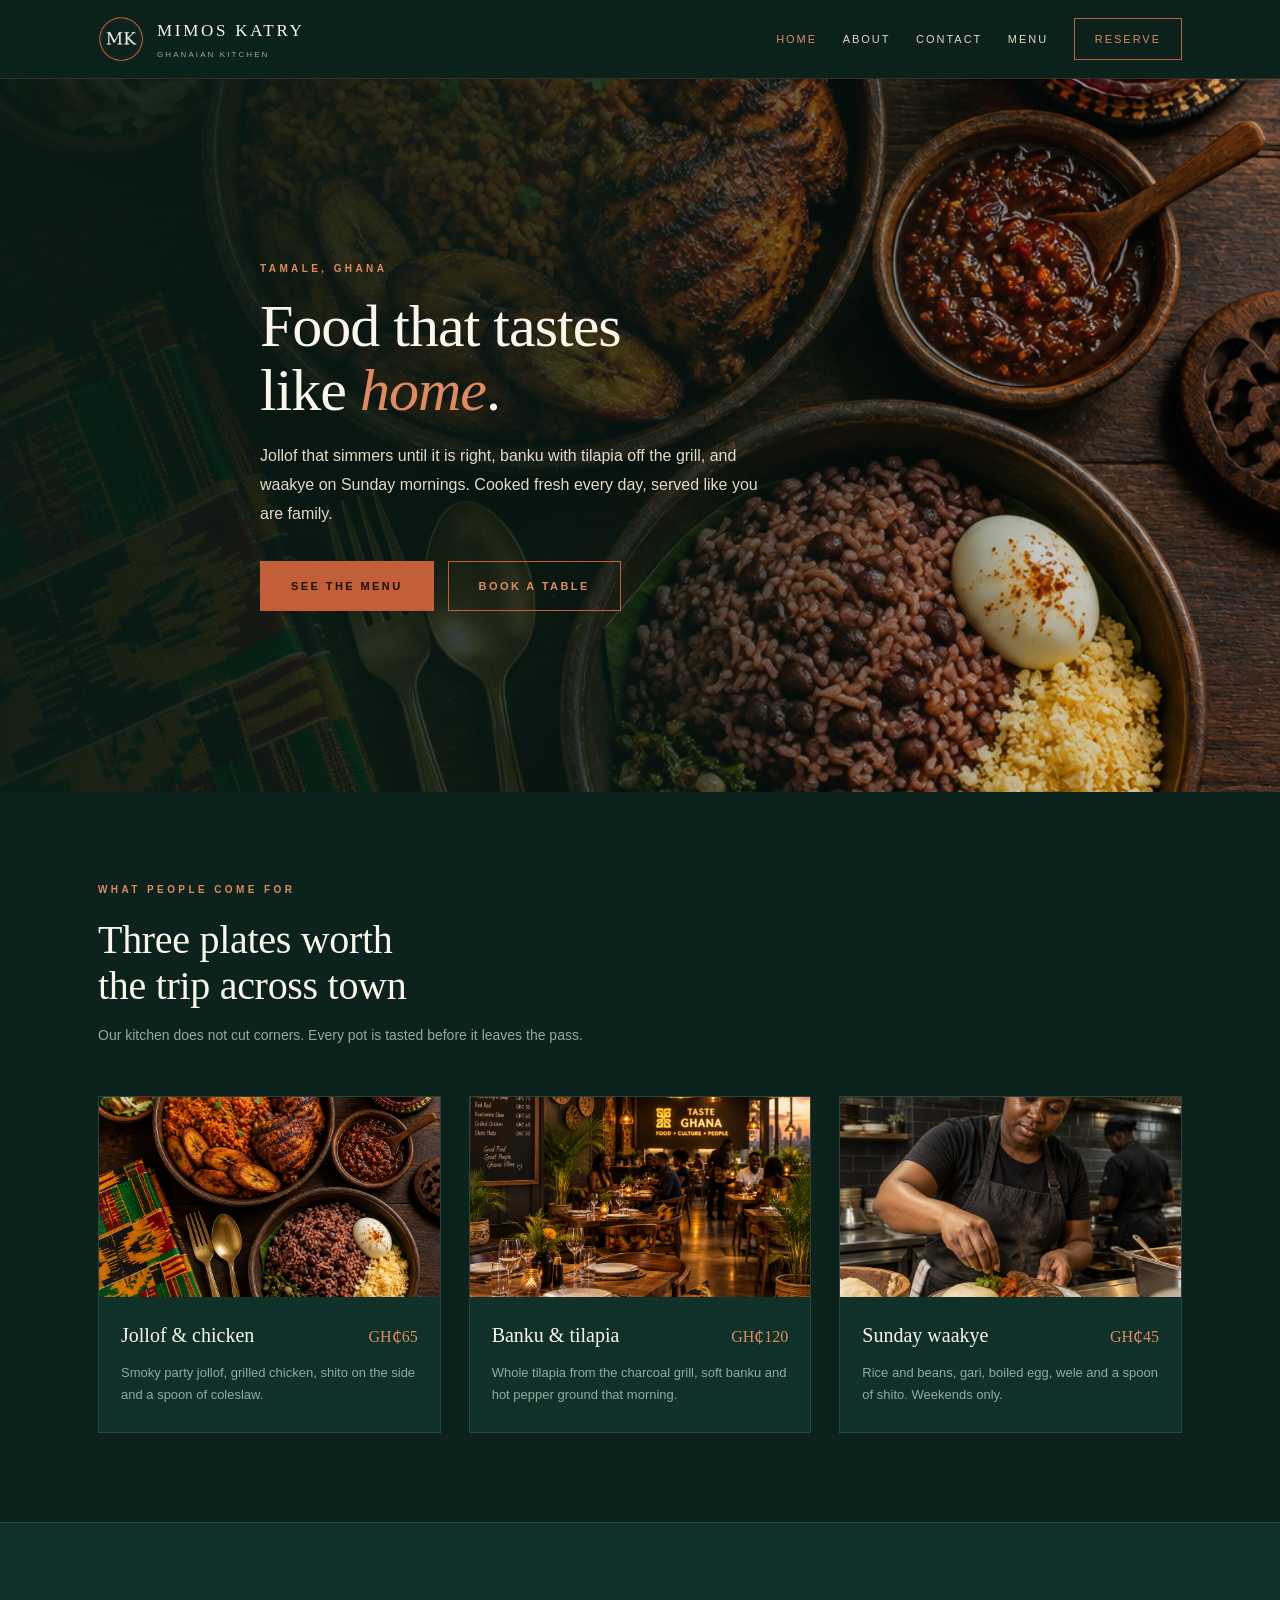
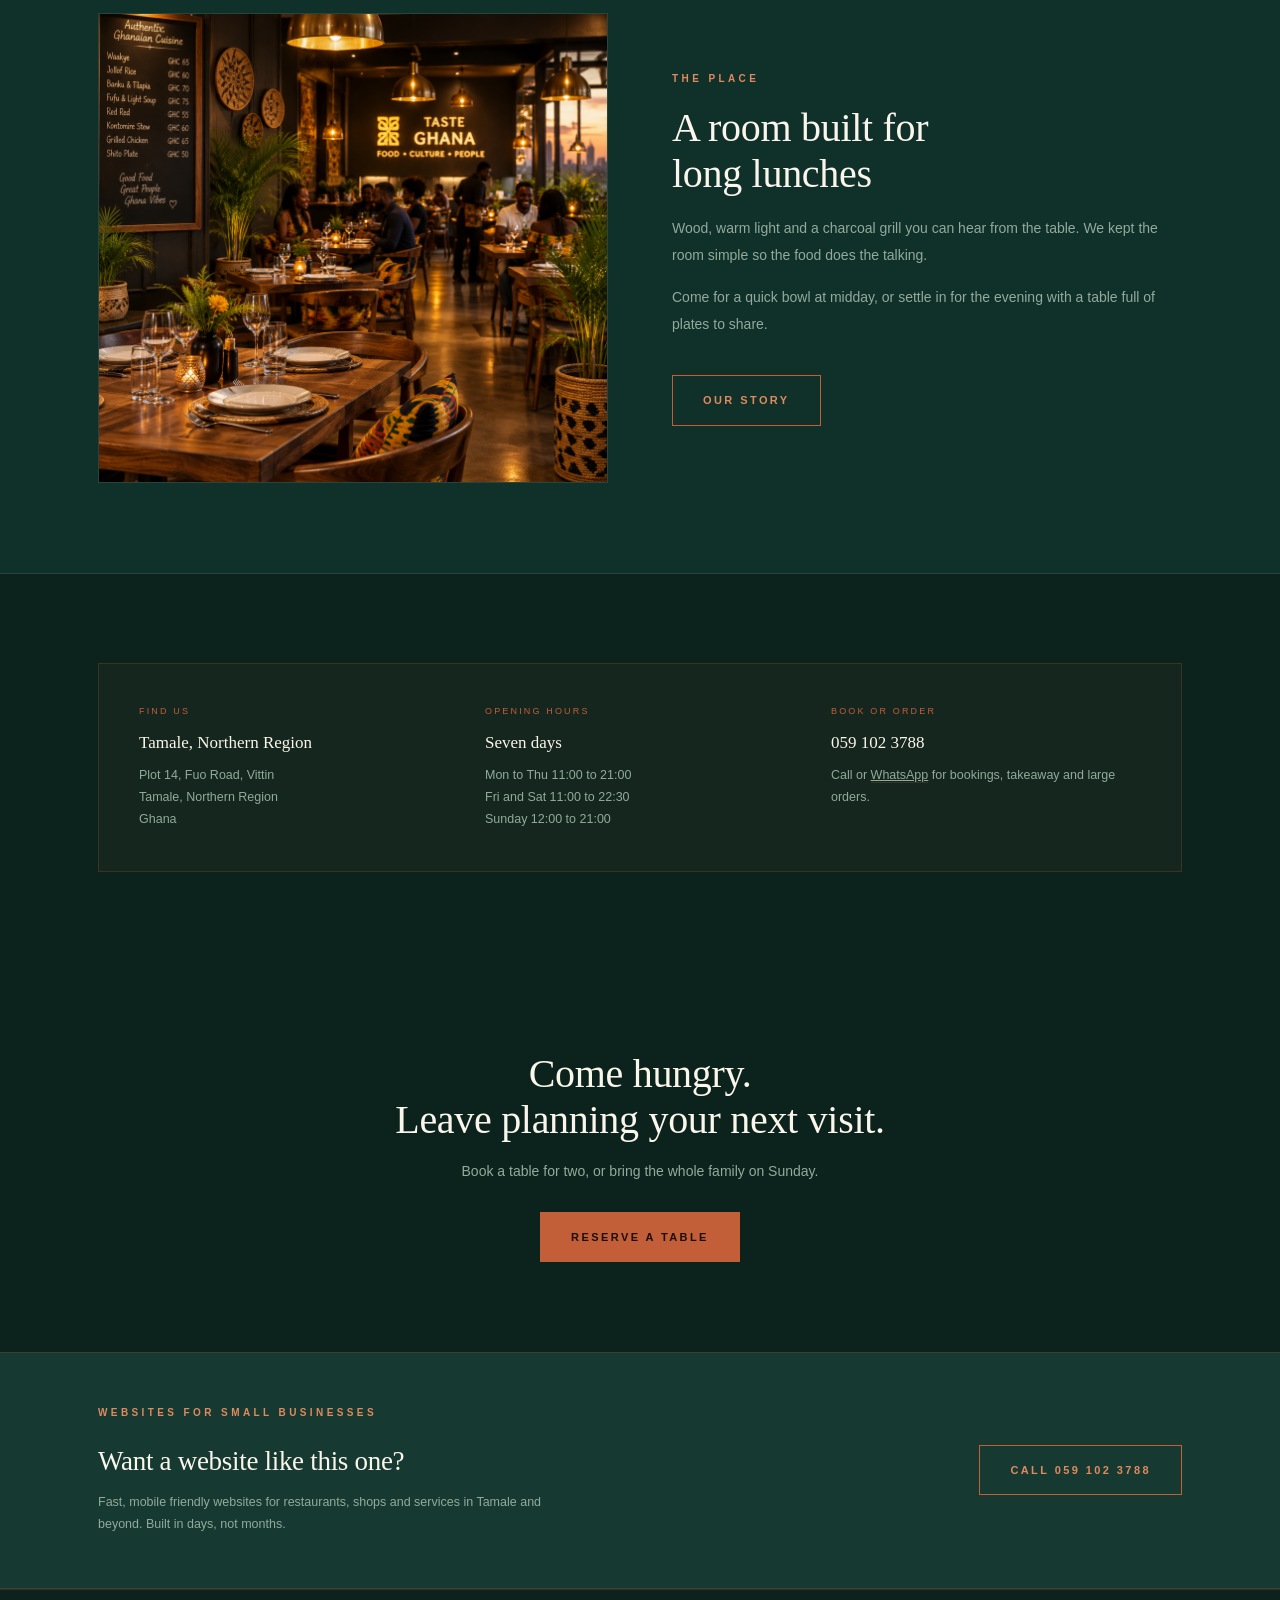
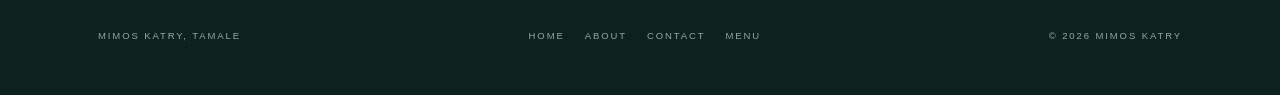
<file: index.html>
<!DOCTYPE html>
<html lang="en">
<head>
<meta charset="utf-8">
<meta name="viewport" content="width=device-width, initial-scale=1">
<title>Mimos Katry | Ghanaian Kitchen in Tamale</title>
<meta name="description" content="Mimos Katry serves proper Ghanaian food in Tamale. Jollof, waakye, banku with tilapia and kelewele, cooked fresh every day and served like family.">
<meta property="og:title" content="Mimos Katry | Ghanaian Kitchen in Tamale">
<meta property="og:description" content="Jollof, waakye, banku and grilled tilapia. Proper Ghanaian cooking, generous plates, honest prices.">
<meta property="og:type" content="restaurant">
<meta property="og:image" content="https://zuleihahabib3-ui.github.io/mimos-katry/images/jollof.png">
<link rel="icon" href="images/favicon.png" type="image/png">
<link rel="apple-touch-icon" href="images/logo-180.png">
<link rel="stylesheet" href="styles.css">
</head>
<body>

<header class="site-header">
  <div class="header-inner">
    <a class="brand" href="index.html">
      <img class="logo-mark" src="images/logo.png" alt="Mimos Katry logo" width="46" height="46">
      <span class="brand-text">
        <span class="brand-name">Mimos Katry</span>
        <span class="brand-sub">Ghanaian Kitchen</span>
      </span>
    </a>
    <nav class="nav">
      <a class="active" href="index.html">Home</a>
      <a href="about.html">About</a>
      <a href="contact.html">Contact</a>
      <a href="menu.html">Menu</a>
      <a class="nav-cta" href="contact.html">Reserve</a>
    </nav>
  </div>
</header>

<section class="hero">
  <div class="hero-bg"><img src="images/jollof.png" alt="Jollof rice served at Mimos Katry"></div>
  <div class="hero-scrim"></div>
  <div class="wrap hero-content">
    <div class="eyebrow">Tamale, Ghana</div>
    <h1>Food that tastes<br>like <em>home</em>.</h1>
    <p class="lede">Jollof that simmers until it is right, banku with tilapia off the grill, and waakye on Sunday mornings. Cooked fresh every day, served like you are family.</p>
    <div class="hero-actions">
      <a class="btn btn-solid" href="menu.html">See the menu</a>
      <a class="btn" href="contact.html">Book a table</a>
    </div>
  </div>
</section>

<section>
  <div class="wrap">
    <div class="section-head">
      <div class="eyebrow">What people come for</div>
      <h2 class="serif">Three plates worth<br>the trip across town</h2>
      <p>Our kitchen does not cut corners. Every pot is tasted before it leaves the pass.</p>
    </div>
    <div class="dishes">
      <article class="dish">
        <div class="dish-img"><img src="images/jollof.png" alt="Jollof rice with grilled chicken"></div>
        <div class="dish-body">
          <div class="dish-top"><h3>Jollof &amp; chicken</h3><span class="price">GH&#8373;65</span></div>
          <p>Smoky party jollof, grilled chicken, shito on the side and a spoon of coleslaw.</p>
        </div>
      </article>
      <article class="dish">
        <div class="dish-img"><img src="images/dining.png" alt="Banku and grilled tilapia"></div>
        <div class="dish-body">
          <div class="dish-top"><h3>Banku &amp; tilapia</h3><span class="price">GH&#8373;120</span></div>
          <p>Whole tilapia from the charcoal grill, soft banku and hot pepper ground that morning.</p>
        </div>
      </article>
      <article class="dish">
        <div class="dish-img"><img src="images/chef.png" alt="Waakye served with gari and egg"></div>
        <div class="dish-body">
          <div class="dish-top"><h3>Sunday waakye</h3><span class="price">GH&#8373;45</span></div>
          <p>Rice and beans, gari, boiled egg, wele and a spoon of shito. Weekends only.</p>
        </div>
      </article>
    </div>
  </div>
</section>

<section class="band">
  <div class="wrap">
    <div class="split">
      <div class="shot"><img src="images/dining.png" alt="The dining room at Mimos Katry"></div>
      <div class="prose">
        <div class="eyebrow">The place</div>
        <h2 class="serif" style="margin-bottom:18px">A room built for<br>long lunches</h2>
        <p>Wood, warm light and a charcoal grill you can hear from the table. We kept the room simple so the food does the talking.</p>
        <p>Come for a quick bowl at midday, or settle in for the evening with a table full of plates to share.</p>
        <a class="btn" href="about.html" style="margin-top:22px">Our story</a>
      </div>
    </div>
  </div>
</section>

<section>
  <div class="wrap">
    <div class="visit">
      <div>
        <div class="kicker">Find us</div>
        <h4>Tamale, Northern Region</h4>
        <p>Plot 14, Fuo Road, Vittin<br>Tamale, Northern Region<br>Ghana</p>
      </div>
      <div>
        <div class="kicker">Opening hours</div>
        <h4>Seven days</h4>
        <p>Mon to Thu 11:00 to 21:00<br>Fri and Sat 11:00 to 22:30<br>Sunday 12:00 to 21:00</p>
      </div>
      <div>
        <div class="kicker">Book or order</div>
        <h4><a href="tel:+233591023788" style="text-decoration:none">059 102 3788</a></h4>
        <p>Call or <a href="https://wa.me/233591023788" style="border-bottom:1px solid var(--line)">WhatsApp</a> for bookings, takeaway and large orders.</p>
      </div>
    </div>
  </div>
</section>

<section class="closing">
  <div class="wrap">
    <h2 class="serif">Come hungry.<br>Leave planning your next visit.</h2>
    <p>Book a table for two, or bring the whole family on Sunday.</p>
    <a class="btn btn-solid" href="contact.html">Reserve a table</a>
  </div>
</section>


<section class="build">
  <div class="wrap build-inner">
    <div>
      <div class="eyebrow">Websites for small businesses</div>
      <h3 class="serif">Want a website like this one?</h3>
      <p>Fast, mobile friendly websites for restaurants, shops and services in Tamale and beyond. Built in days, not months.</p>
    </div>
    <a class="btn" href="tel:+233591023788">Call 059 102 3788</a>
  </div>
</section>

<footer class="site-footer">
  <div class="wrap footer-inner">
    <p>Mimos Katry, Tamale</p>
    <nav class="footer-nav">
      <a href="index.html">Home</a>
      <a href="about.html">About</a>
      <a href="contact.html">Contact</a>
      <a href="menu.html">Menu</a>
    </nav>
    <p>&copy; 2026 Mimos Katry</p>
  </div>
</footer>

</body>
</html>
</file>
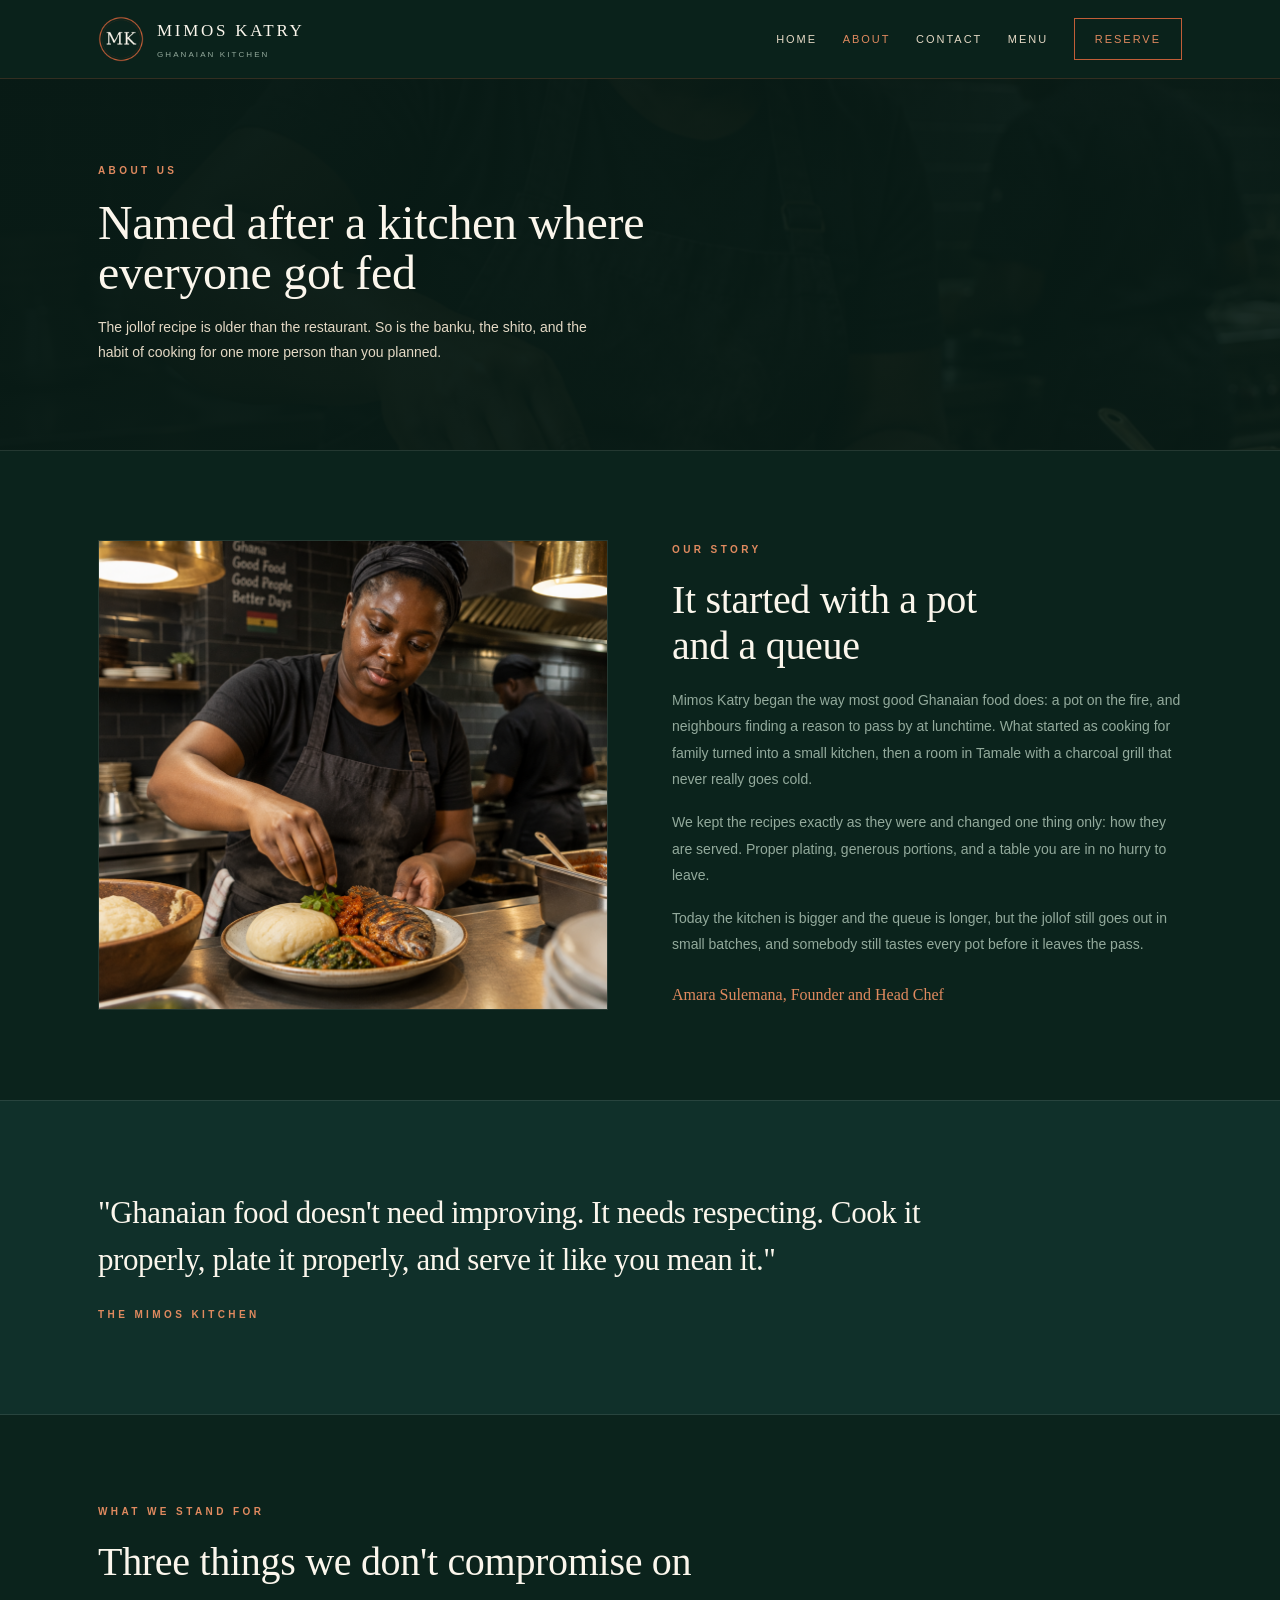
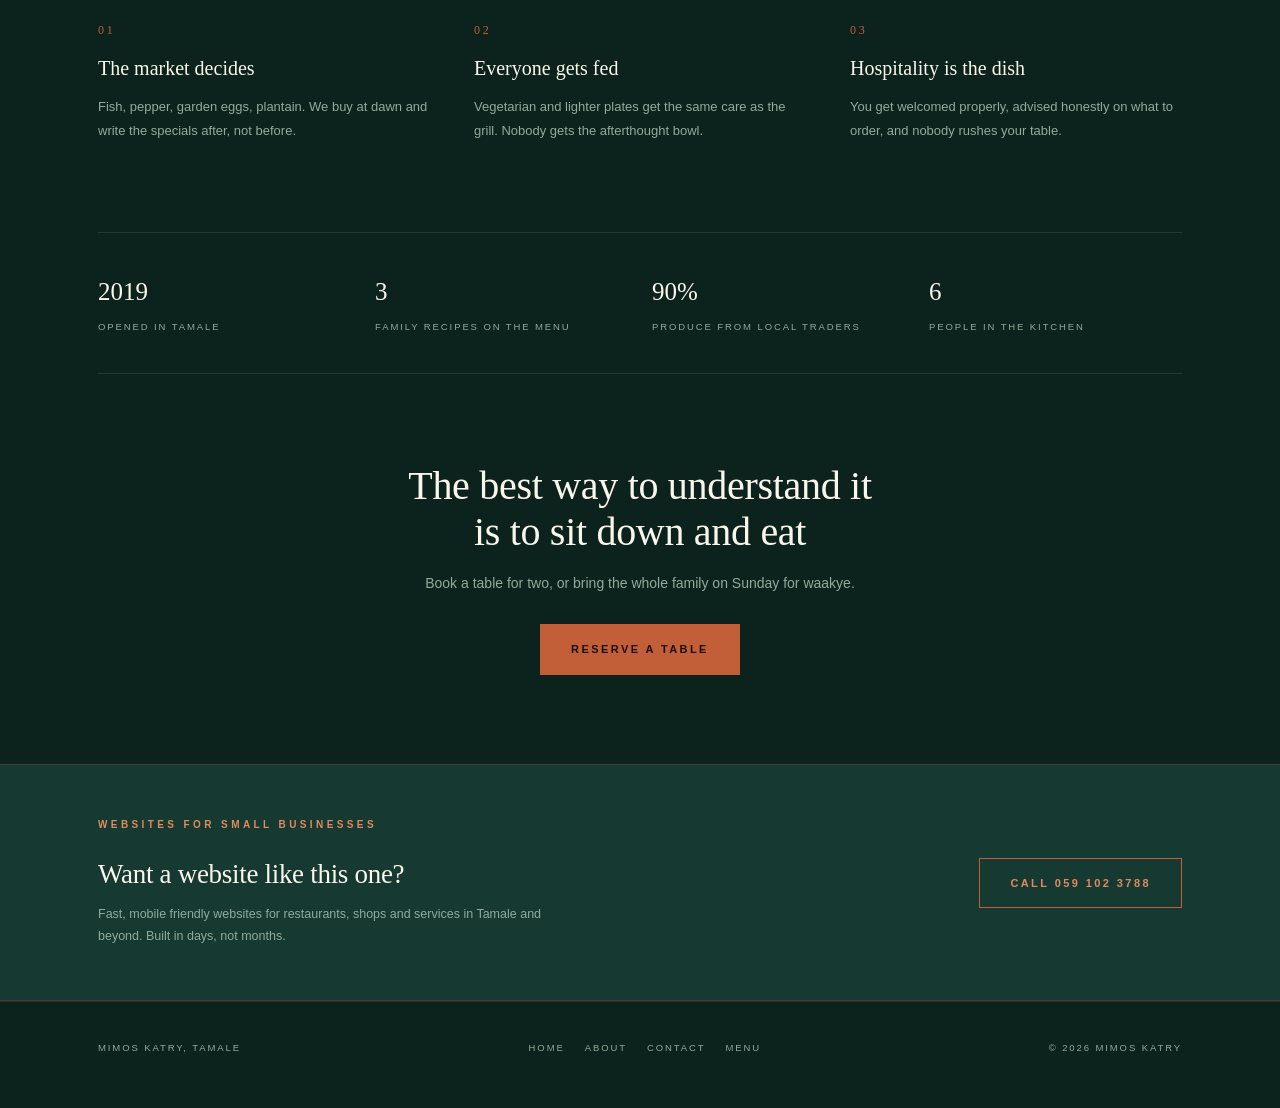
<file: about.html>
<!DOCTYPE html>
<html lang="en">
<head>
<meta charset="utf-8">
<meta name="viewport" content="width=device-width, initial-scale=1">
<title>About | Mimos Katry, Tamale</title>
<meta name="description" content="Mimos Katry started with a pot on the fire and a queue of neighbours. Family recipes, a charcoal grill and proper Ghanaian hospitality in Tamale.">
<meta property="og:title" content="About | Mimos Katry">
<meta property="og:image" content="https://zuleihahabib3-ui.github.io/mimos-katry/images/chef.png">
<link rel="icon" href="images/favicon.png" type="image/png">
<link rel="apple-touch-icon" href="images/logo-180.png">
<link rel="stylesheet" href="styles.css">
</head>
<body>

<header class="site-header">
  <div class="header-inner">
    <a class="brand" href="index.html">
      <img class="logo-mark" src="images/logo.png" alt="Mimos Katry logo" width="46" height="46">
      <span class="brand-text">
        <span class="brand-name">Mimos Katry</span>
        <span class="brand-sub">Ghanaian Kitchen</span>
      </span>
    </a>
    <nav class="nav">
      <a href="index.html">Home</a>
      <a class="active" href="about.html">About</a>
      <a href="contact.html">Contact</a>
      <a href="menu.html">Menu</a>
      <a class="nav-cta" href="contact.html">Reserve</a>
    </nav>
  </div>
</header>

<section class="page-hero">
  <div class="bg"><img src="images/chef.png" alt=""></div>
  <div class="veil"></div>
  <div class="wrap">
    <div class="eyebrow">About us</div>
    <h1 class="serif">Named after a kitchen where<br>everyone got fed</h1>
    <p>The jollof recipe is older than the restaurant. So is the banku, the shito, and the habit of cooking for one more person than you planned.</p>
  </div>
</section>

<section>
  <div class="wrap split">
    <div class="shot"><img src="images/chef.png" alt="Chef plating banku and grilled tilapia"></div>
    <div class="prose">
      <div class="eyebrow">Our story</div>
      <h2 class="serif" style="margin-bottom:18px">It started with a pot<br>and a queue</h2>
      <p>Mimos Katry began the way most good Ghanaian food does: a pot on the fire, and neighbours finding a reason to pass by at lunchtime. What started as cooking for family turned into a small kitchen, then a room in Tamale with a charcoal grill that never really goes cold.</p>
      <p>We kept the recipes exactly as they were and changed one thing only: how they are served. Proper plating, generous portions, and a table you are in no hurry to leave.</p>
      <p>Today the kitchen is bigger and the queue is longer, but the jollof still goes out in small batches, and somebody still tastes every pot before it leaves the pass.</p>
      <div class="signature">Amara Sulemana, Founder and Head Chef</div>
    </div>
  </div>
</section>

<section class="band">
  <div class="wrap">
    <p class="quote-text">"Ghanaian food doesn't need improving. It needs respecting. Cook it properly, plate it properly, and serve it like you mean it."</p>
    <div class="eyebrow" style="margin:24px 0 0">The Mimos kitchen</div>
  </div>
</section>

<section>
  <div class="wrap">
    <div class="eyebrow">What we stand for</div>
    <h2 class="serif">Three things we don't compromise on</h2>
    <div class="values" style="margin-top:36px">
      <div>
        <div class="vnum">01</div>
        <h3>The market decides</h3>
        <p>Fish, pepper, garden eggs, plantain. We buy at dawn and write the specials after, not before.</p>
      </div>
      <div>
        <div class="vnum">02</div>
        <h3>Everyone gets fed</h3>
        <p>Vegetarian and lighter plates get the same care as the grill. Nobody gets the afterthought bowl.</p>
      </div>
      <div>
        <div class="vnum">03</div>
        <h3>Hospitality is the dish</h3>
        <p>You get welcomed properly, advised honestly on what to order, and nobody rushes your table.</p>
      </div>
    </div>
  </div>
</section>

<div class="wrap">
  <div class="stats">
    <div><b>2019</b>Opened in Tamale</div>
    <div><b>3</b>Family recipes on the menu</div>
    <div><b>90%</b>Produce from local traders</div>
    <div><b>6</b>People in the kitchen</div>
  </div>
</div>

<section class="closing">
  <div class="wrap">
    <h2 class="serif">The best way to understand it<br>is to sit down and eat</h2>
    <p>Book a table for two, or bring the whole family on Sunday for waakye.</p>
    <a class="btn btn-solid" href="contact.html">Reserve a table</a>
  </div>
</section>


<section class="build">
  <div class="wrap build-inner">
    <div>
      <div class="eyebrow">Websites for small businesses</div>
      <h3 class="serif">Want a website like this one?</h3>
      <p>Fast, mobile friendly websites for restaurants, shops and services in Tamale and beyond. Built in days, not months.</p>
    </div>
    <a class="btn" href="tel:+233591023788">Call 059 102 3788</a>
  </div>
</section>

<footer class="site-footer">
  <div class="wrap footer-inner">
    <p>Mimos Katry, Tamale</p>
    <nav class="footer-nav">
      <a href="index.html">Home</a>
      <a href="about.html">About</a>
      <a href="contact.html">Contact</a>
      <a href="menu.html">Menu</a>
    </nav>
    <p>&copy; 2026 Mimos Katry</p>
  </div>
</footer>

</body>
</html>
</file>
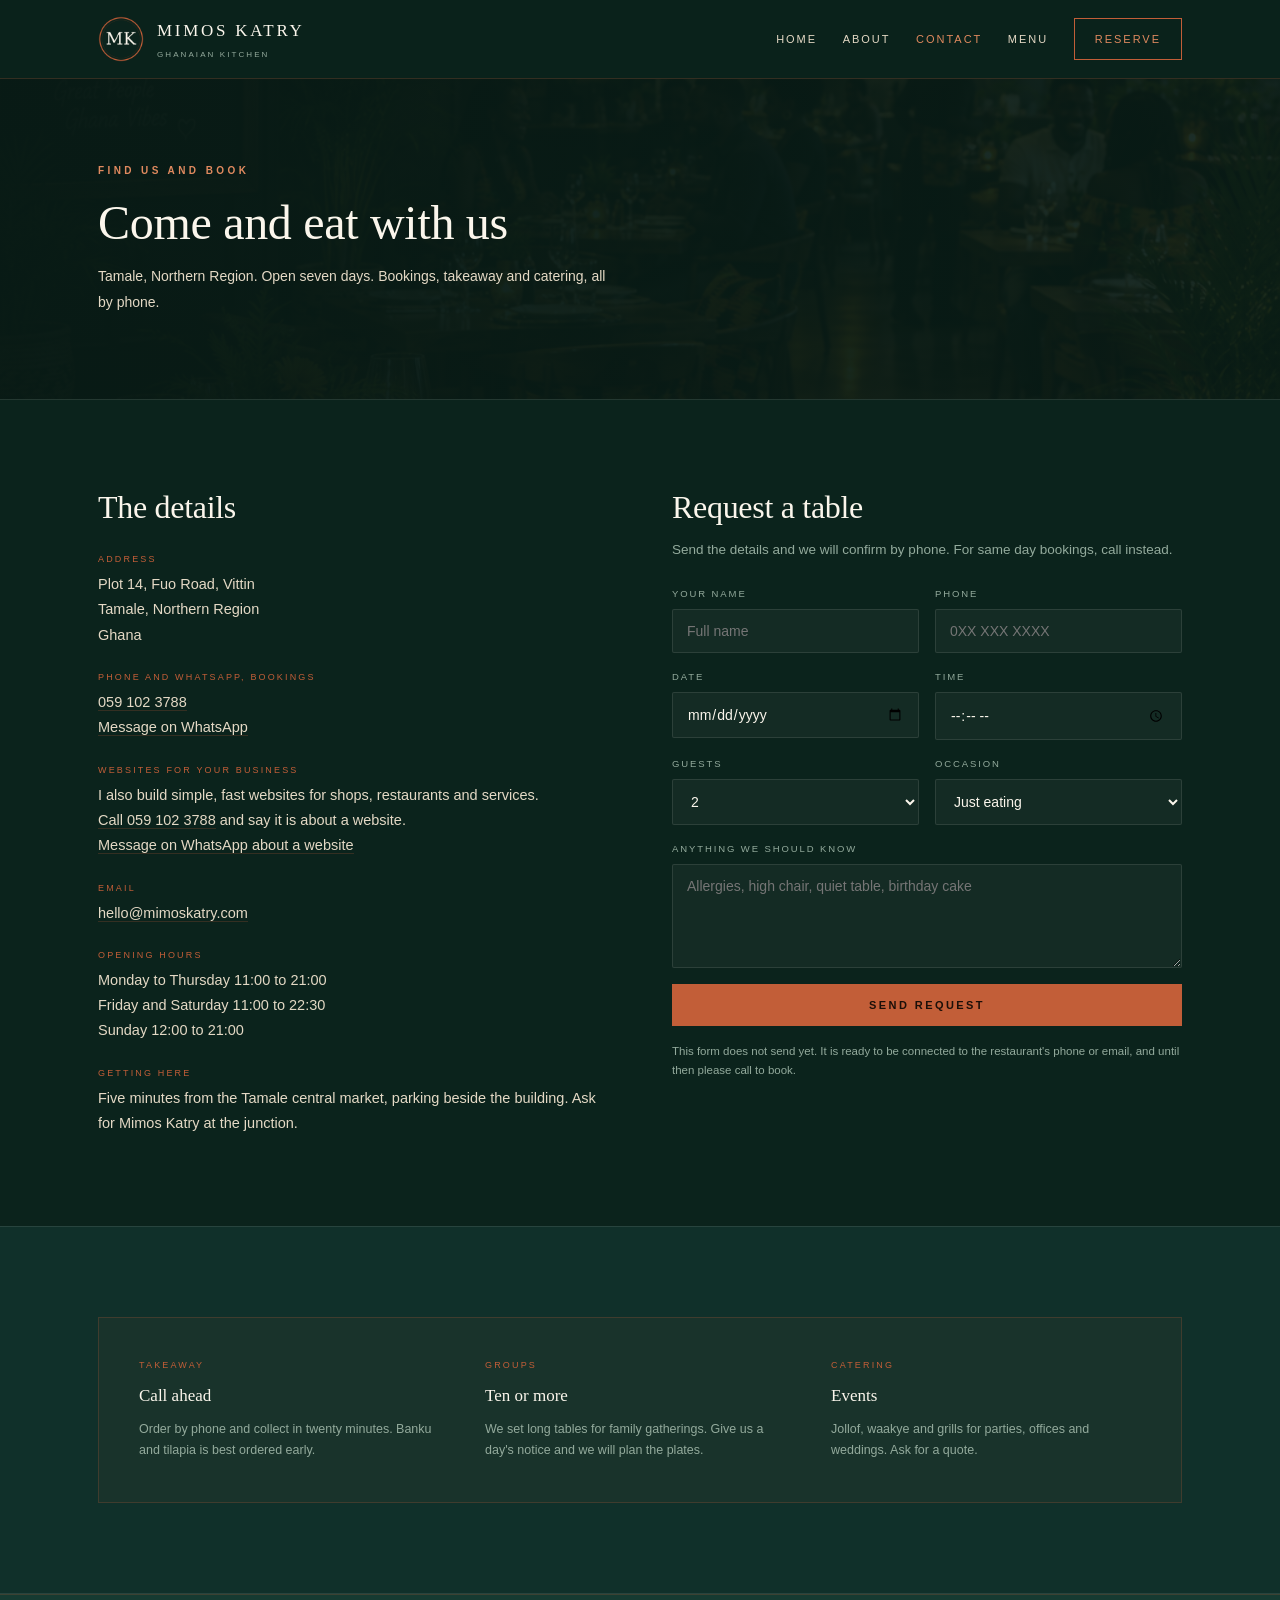
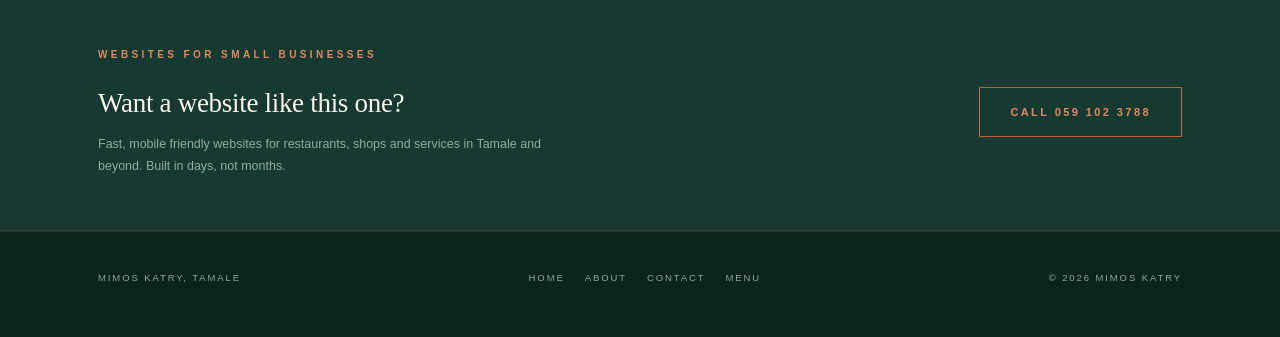
<file: contact.html>
<!DOCTYPE html>
<html lang="en">
<head>
<meta charset="utf-8">
<meta name="viewport" content="width=device-width, initial-scale=1">
<title>Contact and Booking | Mimos Katry, Tamale</title>
<meta name="description" content="Book a table at Mimos Katry in Tamale, Northern Region. Call, WhatsApp or send a booking request. Open seven days.">
<meta property="og:title" content="Contact and Booking | Mimos Katry">
<meta property="og:image" content="https://zuleihahabib3-ui.github.io/mimos-katry/images/dining.png">
<link rel="icon" href="images/favicon.png" type="image/png">
<link rel="apple-touch-icon" href="images/logo-180.png">
<link rel="stylesheet" href="styles.css">
</head>
<body>

<header class="site-header">
  <div class="header-inner">
    <a class="brand" href="index.html">
      <img class="logo-mark" src="images/logo.png" alt="Mimos Katry logo" width="46" height="46">
      <span class="brand-text">
        <span class="brand-name">Mimos Katry</span>
        <span class="brand-sub">Ghanaian Kitchen</span>
      </span>
    </a>
    <nav class="nav">
      <a href="index.html">Home</a>
      <a href="about.html">About</a>
      <a class="active" href="contact.html">Contact</a>
      <a href="menu.html">Menu</a>
      <a class="nav-cta" href="contact.html">Reserve</a>
    </nav>
  </div>
</header>

<section class="page-hero">
  <div class="bg"><img src="images/dining.png" alt=""></div>
  <div class="veil"></div>
  <div class="wrap">
    <div class="eyebrow">Find us and book</div>
    <h1 class="serif">Come and eat with us</h1>
    <p>Tamale, Northern Region. Open seven days. Bookings, takeaway and catering, all by phone.</p>
  </div>
</section>

<section>
  <div class="wrap contact-grid">

    <div>
      <h2 class="serif" style="font-size:clamp(24px,3vw,32px)">The details</h2>
      <div class="info-list">
        <div class="info-item">
          <div class="label">Address</div>
          <div class="value">Plot 14, Fuo Road, Vittin<br>Tamale, Northern Region<br>Ghana</div>
        </div>
        <div class="info-item">
          <div class="label">Phone and WhatsApp, bookings</div>
          <div class="value"><a href="tel:+233591023788">059 102 3788</a><br><a href="https://wa.me/233591023788">Message on WhatsApp</a></div>
        </div>
        <div class="info-item">
          <div class="label">Websites for your business</div>
          <div class="value">I also build simple, fast websites for shops, restaurants and services.<br>
          <a href="tel:+233591023788">Call 059 102 3788</a> and say it is about a website.<br>
          <a href="https://wa.me/233591023788?text=Hello%2C%20I%20would%20like%20a%20website%20for%20my%20business">Message on WhatsApp about a website</a></div>
        </div>
        <div class="info-item">
          <div class="label">Email</div>
          <div class="value"><a href="mailto:hello@mimoskatry.com">hello@mimoskatry.com</a></div>
        </div>
        <div class="info-item">
          <div class="label">Opening hours</div>
          <div class="value">Monday to Thursday 11:00 to 21:00<br>Friday and Saturday 11:00 to 22:30<br>Sunday 12:00 to 21:00</div>
        </div>
        <div class="info-item">
          <div class="label">Getting here</div>
          <div class="value">Five minutes from the Tamale central market, parking beside the building. Ask for Mimos Katry at the junction.</div>
        </div>
      </div>
    </div>

    <div>
      <h2 class="serif" style="font-size:clamp(24px,3vw,32px)">Request a table</h2>
      <p style="margin:12px 0 24px;font-size:13.5px;line-height:1.8;color:var(--sage)">Send the details and we will confirm by phone. For same day bookings, call instead.</p>
      <form onsubmit="event.preventDefault(); document.getElementById('thanks').style.display='block'; this.reset();">
        <div class="form-row">
          <div class="field">
            <label for="name">Your name</label>
            <input id="name" name="name" type="text" placeholder="Full name" required>
          </div>
          <div class="field">
            <label for="phone">Phone</label>
            <input id="phone" name="phone" type="tel" placeholder="0XX XXX XXXX" required>
          </div>
        </div>
        <div class="form-row">
          <div class="field">
            <label for="date">Date</label>
            <input id="date" name="date" type="date" required>
          </div>
          <div class="field">
            <label for="time">Time</label>
            <input id="time" name="time" type="time" required>
          </div>
        </div>
        <div class="form-row">
          <div class="field">
            <label for="guests">Guests</label>
            <select id="guests" name="guests">
              <option>1</option><option selected>2</option><option>3</option>
              <option>4</option><option>5</option><option>6</option>
              <option>7 to 10</option><option>More than 10</option>
            </select>
          </div>
          <div class="field">
            <label for="occasion">Occasion</label>
            <select id="occasion" name="occasion">
              <option>Just eating</option><option>Birthday</option>
              <option>Family lunch</option><option>Business meal</option>
            </select>
          </div>
        </div>
        <div class="field">
          <label for="notes">Anything we should know</label>
          <textarea id="notes" name="notes" placeholder="Allergies, high chair, quiet table, birthday cake"></textarea>
        </div>
        <button class="btn btn-solid" type="submit" style="border:none;cursor:pointer;font-family:inherit">Send request</button>
        <p id="thanks" style="display:none;color:var(--terra-soft);font-size:13px">Thank you. We will call you to confirm.</p>
        <p class="form-note">This form does not send yet. It is ready to be connected to the restaurant's phone or email, and until then please call to book.</p>
      </form>
    </div>

  </div>
</section>

<section class="band">
  <div class="wrap">
    <div class="visit">
      <div>
        <div class="kicker">Takeaway</div>
        <h4>Call ahead</h4>
        <p>Order by phone and collect in twenty minutes. Banku and tilapia is best ordered early.</p>
      </div>
      <div>
        <div class="kicker">Groups</div>
        <h4>Ten or more</h4>
        <p>We set long tables for family gatherings. Give us a day's notice and we will plan the plates.</p>
      </div>
      <div>
        <div class="kicker">Catering</div>
        <h4>Events</h4>
        <p>Jollof, waakye and grills for parties, offices and weddings. Ask for a quote.</p>
      </div>
    </div>
  </div>
</section>


<section class="build">
  <div class="wrap build-inner">
    <div>
      <div class="eyebrow">Websites for small businesses</div>
      <h3 class="serif">Want a website like this one?</h3>
      <p>Fast, mobile friendly websites for restaurants, shops and services in Tamale and beyond. Built in days, not months.</p>
    </div>
    <a class="btn" href="tel:+233591023788">Call 059 102 3788</a>
  </div>
</section>

<footer class="site-footer">
  <div class="wrap footer-inner">
    <p>Mimos Katry, Tamale</p>
    <nav class="footer-nav">
      <a href="index.html">Home</a>
      <a href="about.html">About</a>
      <a href="contact.html">Contact</a>
      <a href="menu.html">Menu</a>
    </nav>
    <p>&copy; 2026 Mimos Katry</p>
  </div>
</footer>

</body>
</html>
</file>
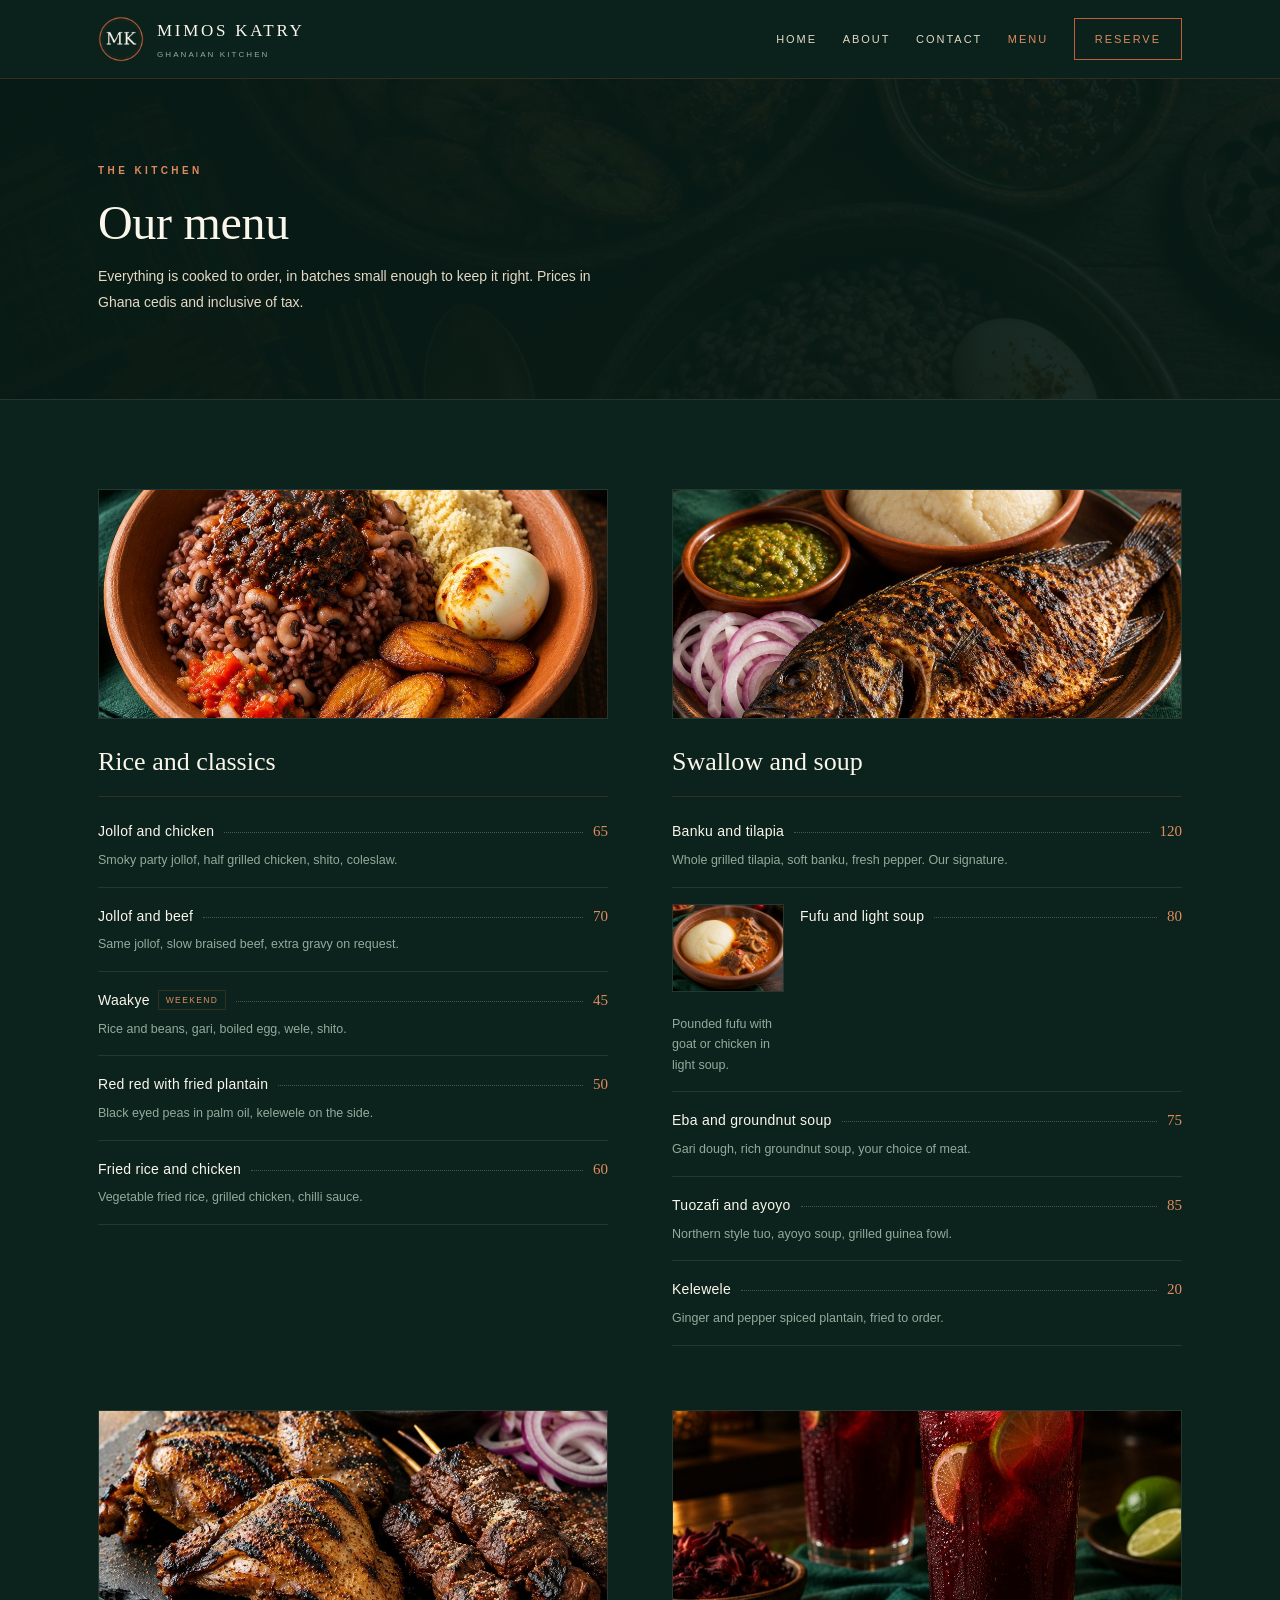
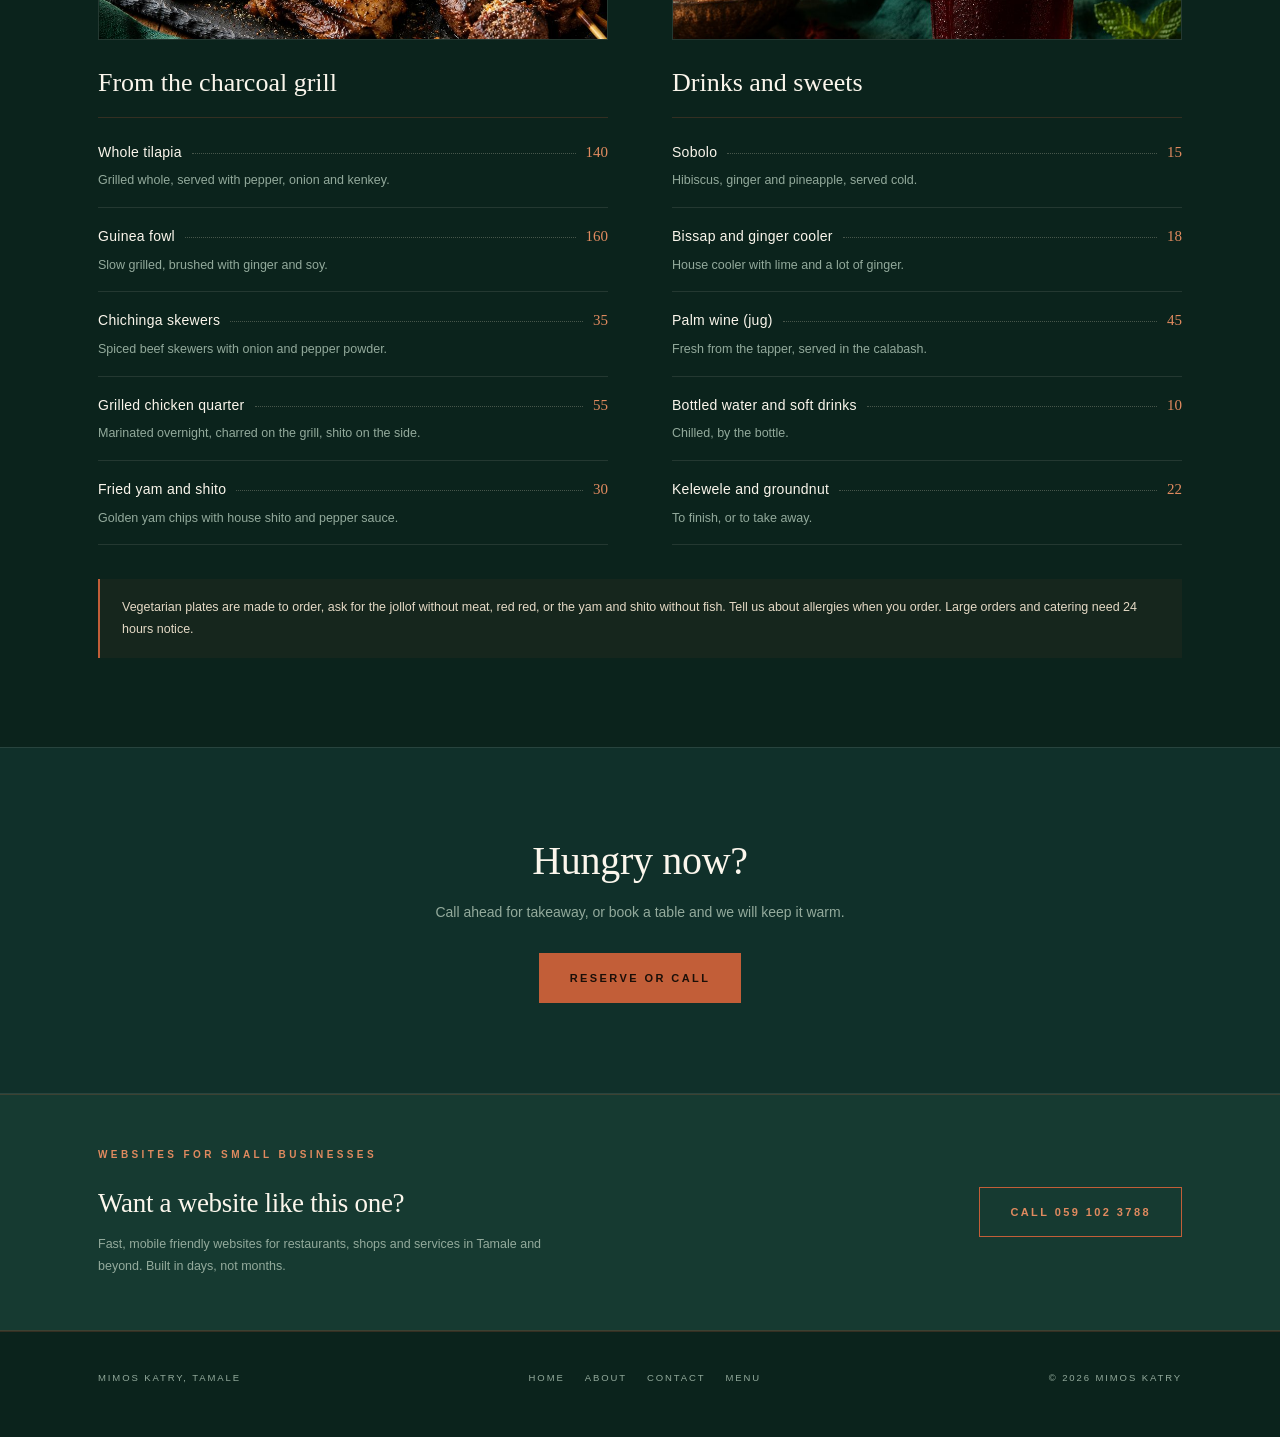
<file: menu.html>
<!DOCTYPE html>
<html lang="en">
<head>
<meta charset="utf-8">
<meta name="viewport" content="width=device-width, initial-scale=1">
<title>Menu | Mimos Katry, Tamale</title>
<meta name="description" content="The full Mimos Katry menu: jollof, waakye, banku and tilapia, fufu, red red, kelewele and drinks, with prices in Ghana cedis.">
<meta property="og:title" content="Menu | Mimos Katry">
<meta property="og:description" content="Jollof, waakye, banku, fufu and grills, with prices in Ghana cedis.">
<meta property="og:image" content="https://zuleihahabib3-ui.github.io/mimos-katry/images/dining.png">
<link rel="icon" href="images/favicon.png" type="image/png">
<link rel="apple-touch-icon" href="images/logo-180.png">
<link rel="stylesheet" href="styles.css">
</head>
<body>

<header class="site-header">
  <div class="header-inner">
    <a class="brand" href="index.html">
      <img class="logo-mark" src="images/logo.png" alt="Mimos Katry logo" width="46" height="46">
      <span class="brand-text">
        <span class="brand-name">Mimos Katry</span>
        <span class="brand-sub">Ghanaian Kitchen</span>
      </span>
    </a>
    <nav class="nav">
      <a href="index.html">Home</a>
      <a href="about.html">About</a>
      <a href="contact.html">Contact</a>
      <a class="active" href="menu.html">Menu</a>
      <a class="nav-cta" href="contact.html">Reserve</a>
    </nav>
  </div>
</header>

<section class="page-hero">
  <div class="bg"><img src="images/jollof.png" alt=""></div>
  <div class="veil"></div>
  <div class="wrap">
    <div class="eyebrow">The kitchen</div>
    <h1 class="serif">Our menu</h1>
    <p>Everything is cooked to order, in batches small enough to keep it right. Prices in Ghana cedis and inclusive of tax.</p>
  </div>
</section>

<section>
  <div class="wrap">
    <div class="menu-grid">

      <div class="menu-block">
        <div class="block-img"><img src="images/dish-waakye.jpg" alt="Waakye with gari, egg and shito"></div>
        <h3>Rice and classics</h3>

        <div class="menu-item">
          <div class="menu-row"><span class="name">Jollof and chicken</span><span class="dots"></span><span class="amount">65</span></div>
          <p class="desc">Smoky party jollof, half grilled chicken, shito, coleslaw.</p>
        </div>
        <div class="menu-item">
          <div class="menu-row"><span class="name">Jollof and beef</span><span class="dots"></span><span class="amount">70</span></div>
          <p class="desc">Same jollof, slow braised beef, extra gravy on request.</p>
        </div>
        <div class="menu-item">
          <div class="menu-row"><span class="name">Waakye<span class="tag">Weekend</span></span><span class="dots"></span><span class="amount">45</span></div>
          <p class="desc">Rice and beans, gari, boiled egg, wele, shito.</p>
        </div>
        <div class="menu-item">
          <div class="menu-row"><span class="name">Red red with fried plantain</span><span class="dots"></span><span class="amount">50</span></div>
          <p class="desc">Black eyed peas in palm oil, kelewele on the side.</p>
        </div>
        <div class="menu-item">
          <div class="menu-row"><span class="name">Fried rice and chicken</span><span class="dots"></span><span class="amount">60</span></div>
          <p class="desc">Vegetable fried rice, grilled chicken, chilli sauce.</p>
        </div>
      </div>

      <div class="menu-block">
        <div class="block-img"><img src="images/dish-banku.jpg" alt="Banku with whole grilled tilapia"></div>
        <h3>Swallow and soup</h3>

        <div class="menu-item">
          <div class="menu-row"><span class="name">Banku and tilapia</span><span class="dots"></span><span class="amount">120</span></div>
          <p class="desc">Whole grilled tilapia, soft banku, fresh pepper. Our signature.</p>
        </div>
        <div class="menu-item with-photo">
          <figure class="item-photo"><img src="images/dish-fufu.jpg" alt="Fufu in light soup with goat"></figure>
          <div class="menu-row"><span class="name">Fufu and light soup</span><span class="dots"></span><span class="amount">80</span></div>
          <p class="desc">Pounded fufu with goat or chicken in light soup.</p>
        </div>
        <div class="menu-item">
          <div class="menu-row"><span class="name">Eba and groundnut soup</span><span class="dots"></span><span class="amount">75</span></div>
          <p class="desc">Gari dough, rich groundnut soup, your choice of meat.</p>
        </div>
        <div class="menu-item">
          <div class="menu-row"><span class="name">Tuozafi and ayoyo</span><span class="dots"></span><span class="amount">85</span></div>
          <p class="desc">Northern style tuo, ayoyo soup, grilled guinea fowl.</p>
        </div>
        <div class="menu-item">
          <div class="menu-row"><span class="name">Kelewele</span><span class="dots"></span><span class="amount">20</span></div>
          <p class="desc">Ginger and pepper spiced plantain, fried to order.</p>
        </div>
      </div>

      <div class="menu-block">
        <div class="block-img"><img src="images/dish-grill.jpg" alt="Charcoal grilled guinea fowl and skewers"></div>
        <h3>From the charcoal grill</h3>

        <div class="menu-item">
          <div class="menu-row"><span class="name">Whole tilapia</span><span class="dots"></span><span class="amount">140</span></div>
          <p class="desc">Grilled whole, served with pepper, onion and kenkey.</p>
        </div>
        <div class="menu-item">
          <div class="menu-row"><span class="name">Guinea fowl</span><span class="dots"></span><span class="amount">160</span></div>
          <p class="desc">Slow grilled, brushed with ginger and soy.</p>
        </div>
        <div class="menu-item">
          <div class="menu-row"><span class="name">Chichinga skewers</span><span class="dots"></span><span class="amount">35</span></div>
          <p class="desc">Spiced beef skewers with onion and pepper powder.</p>
        </div>
        <div class="menu-item">
          <div class="menu-row"><span class="name">Grilled chicken quarter</span><span class="dots"></span><span class="amount">55</span></div>
          <p class="desc">Marinated overnight, charred on the grill, shito on the side.</p>
        </div>
        <div class="menu-item">
          <div class="menu-row"><span class="name">Fried yam and shito</span><span class="dots"></span><span class="amount">30</span></div>
          <p class="desc">Golden yam chips with house shito and pepper sauce.</p>
        </div>
      </div>

      <div class="menu-block">
        <div class="block-img"><img src="images/dish-sobolo.jpg" alt="Sobolo served cold with lime"></div>
        <h3>Drinks and sweets</h3>

        <div class="menu-item">
          <div class="menu-row"><span class="name">Sobolo</span><span class="dots"></span><span class="amount">15</span></div>
          <p class="desc">Hibiscus, ginger and pineapple, served cold.</p>
        </div>
        <div class="menu-item">
          <div class="menu-row"><span class="name">Bissap and ginger cooler</span><span class="dots"></span><span class="amount">18</span></div>
          <p class="desc">House cooler with lime and a lot of ginger.</p>
        </div>
        <div class="menu-item">
          <div class="menu-row"><span class="name">Palm wine (jug)</span><span class="dots"></span><span class="amount">45</span></div>
          <p class="desc">Fresh from the tapper, served in the calabash.</p>
        </div>
        <div class="menu-item">
          <div class="menu-row"><span class="name">Bottled water and soft drinks</span><span class="dots"></span><span class="amount">10</span></div>
          <p class="desc">Chilled, by the bottle.</p>
        </div>
        <div class="menu-item">
          <div class="menu-row"><span class="name">Kelewele and groundnut</span><span class="dots"></span><span class="amount">22</span></div>
          <p class="desc">To finish, or to take away.</p>
        </div>
      </div>

    </div>

    <div class="menu-note">
      Vegetarian plates are made to order, ask for the jollof without meat, red red, or the yam and shito without fish.
      Tell us about allergies when you order. Large orders and catering need 24 hours notice.
    </div>
  </div>
</section>

<section class="closing band">
  <div class="wrap">
    <h2 class="serif">Hungry now?</h2>
    <p>Call ahead for takeaway, or book a table and we will keep it warm.</p>
    <a class="btn btn-solid" href="contact.html">Reserve or call</a>
  </div>
</section>


<section class="build">
  <div class="wrap build-inner">
    <div>
      <div class="eyebrow">Websites for small businesses</div>
      <h3 class="serif">Want a website like this one?</h3>
      <p>Fast, mobile friendly websites for restaurants, shops and services in Tamale and beyond. Built in days, not months.</p>
    </div>
    <a class="btn" href="tel:+233591023788">Call 059 102 3788</a>
  </div>
</section>

<footer class="site-footer">
  <div class="wrap footer-inner">
    <p>Mimos Katry, Tamale</p>
    <nav class="footer-nav">
      <a href="index.html">Home</a>
      <a href="about.html">About</a>
      <a href="contact.html">Contact</a>
      <a href="menu.html">Menu</a>
    </nav>
    <p>&copy; 2026 Mimos Katry</p>
  </div>
</footer>

</body>
</html>
</file>
<file: styles.css>
/* ==========================================================================
   Mimos Katry — brand stylesheet
   Palette: deep emerald, warm cream, terracotta
   ========================================================================== */

:root{
  --ink:#0B231C;
  --ink-2:#10302A;
  --ink-3:#163A31;
  --cream:#FBF6EC;
  --cream-2:#E4D9C5;
  --terra:#C25E38;
  --terra-soft:#E08A5F;
  --sage:#93AA9C;
  --line:rgba(194,94,56,.22);
  --line-soft:rgba(251,246,236,.10);
  --max:1180px;
  --radius:2px;
}

*{box-sizing:border-box;margin:0;padding:0}
html{scroll-behavior:smooth}
body{
  background:var(--ink);
  color:var(--cream);
  font-family:-apple-system,BlinkMacSystemFont,"Segoe UI",Helvetica,Arial,sans-serif;
  line-height:1.65;
  -webkit-font-smoothing:antialiased;
}
img{display:block;width:100%;height:100%;object-fit:cover}
a{color:inherit}
.serif{font-family:Georgia,"Times New Roman",serif;font-weight:400;letter-spacing:-.3px}

.wrap{width:100%;max-width:var(--max);margin:0 auto;padding:0 clamp(20px,4vw,48px)}
.eyebrow{
  font-size:10px;letter-spacing:.34em;text-transform:uppercase;
  color:var(--terra-soft);margin-bottom:18px;font-weight:600;
}

/* ---------- buttons ---------- */
.btn{
  display:inline-block;padding:15px 30px;border:1px solid var(--terra);
  color:var(--terra-soft);text-decoration:none;text-transform:uppercase;
  font-size:11px;letter-spacing:.22em;font-weight:600;
  transition:background .22s ease,color .22s ease,border-color .22s ease;
}
.btn:hover{background:var(--terra);color:#1B0F08;border-color:var(--terra)}
.btn-solid{background:var(--terra);color:#1B0F08}
.btn-solid:hover{background:var(--terra-soft);border-color:var(--terra-soft)}

/* ---------- header ---------- */
.site-header{
  position:sticky;top:0;z-index:60;
  background:rgba(11,35,28,.94);
  border-bottom:1px solid var(--line);
  backdrop-filter:blur(10px);
}
.header-inner{
  max-width:var(--max);margin:0 auto;padding:16px clamp(20px,4vw,48px);
  display:flex;align-items:center;justify-content:space-between;gap:20px;
}
.brand{display:flex;align-items:center;gap:13px;text-decoration:none;min-width:0}
.monogram{
  width:46px;height:46px;flex:0 0 46px;border-radius:50%;
  border:1px solid var(--terra);display:grid;place-items:center;
  font-family:Georgia,serif;font-size:15px;letter-spacing:.05em;color:var(--terra-soft);
}
.brand-text{min-width:0}
.brand-name{
  display:block;font-family:Georgia,serif;font-size:17px;
  letter-spacing:.16em;text-transform:uppercase;white-space:nowrap;
}
.brand-sub{
  display:block;font-size:8px;letter-spacing:.26em;text-transform:uppercase;
  color:var(--sage);margin-top:3px;
}
.nav{display:flex;align-items:center;gap:clamp(14px,2vw,28px);flex-wrap:wrap}
.nav a{
  text-decoration:none;color:var(--cream-2);font-size:11px;
  letter-spacing:.18em;text-transform:uppercase;transition:color .18s ease;
}
.nav a:hover{color:var(--terra-soft)}
.nav a.active{color:var(--terra-soft)}
.nav a.nav-cta{
  border:1px solid var(--terra);color:var(--terra-soft);padding:11px 20px;
}
.nav a.nav-cta:hover{background:var(--terra);color:#1B0F08}

/* ---------- hero ---------- */
.hero{position:relative;overflow:hidden;min-height:clamp(460px,72vh,640px);display:flex;align-items:center}
.hero-bg{position:absolute;inset:0}
.hero-bg img{filter:saturate(1.05)}
.hero-scrim{
  position:absolute;inset:0;
  background:linear-gradient(95deg,rgba(8,26,21,.95) 0%,rgba(8,26,21,.82) 42%,rgba(8,26,21,.25) 78%,rgba(8,26,21,.05) 100%);
}
.hero-content{position:relative;padding:clamp(56px,8vw,92px) 0;max-width:760px}
h1{
  font-family:Georgia,"Times New Roman",serif;font-weight:400;
  font-size:clamp(34px,5.4vw,60px);line-height:1.06;letter-spacing:-1px;
}
h1 em{font-style:italic;color:var(--terra-soft)}
.hero p.lede{
  margin-top:20px;max-width:500px;font-size:clamp(14px,1.6vw,16px);
  line-height:1.8;color:var(--cream-2);
}
.hero-actions{display:flex;gap:14px;flex-wrap:wrap;margin-top:32px}

/* ---------- sections ---------- */
section{padding:clamp(56px,7vw,96px) 0}
.band{background:var(--ink-2);border-top:1px solid var(--line-soft);border-bottom:1px solid var(--line-soft)}
.band-light{background:var(--ink-3)}
h2{font-family:Georgia,serif;font-weight:400;font-size:clamp(26px,3.4vw,40px);line-height:1.15;letter-spacing:-.5px}
.section-head{max-width:640px;margin-bottom:clamp(32px,4vw,48px)}
.section-head p{margin-top:14px;color:var(--sage);font-size:14px;line-height:1.8;max-width:520px}

/* ---------- dish cards ---------- */
.dishes{display:grid;grid-template-columns:repeat(3,1fr);gap:clamp(18px,2.4vw,28px)}
.dish{
  background:var(--ink-2);border:1px solid var(--line-soft);
  display:flex;flex-direction:column;overflow:hidden;
  transition:border-color .22s ease,transform .22s ease;
}
.dish:hover{border-color:var(--line);transform:translateY(-3px)}
.dish-img{height:200px;overflow:hidden}
.dish-img img{transition:transform .5s ease}
.dish:hover .dish-img img{transform:scale(1.05)}
.dish-body{padding:22px 22px 26px;display:flex;flex-direction:column;gap:10px;flex:1}
.dish-top{display:flex;justify-content:space-between;align-items:baseline;gap:12px}
.dish h3{font-family:Georgia,serif;font-weight:400;font-size:20px}
.price{font-family:Georgia,serif;color:var(--terra-soft);font-size:16px;white-space:nowrap}
.dish p{font-size:13px;line-height:1.7;color:var(--sage)}

/* ---------- menu list ---------- */
.menu-grid{display:grid;grid-template-columns:1fr 1fr;gap:clamp(32px,5vw,64px)}
.menu-block h3{
  font-family:Georgia,serif;font-weight:400;font-size:clamp(20px,2.2vw,26px);
  padding-bottom:12px;border-bottom:1px solid var(--line);margin-bottom:6px;
}
.menu-item{padding:16px 0;border-bottom:1px solid var(--line-soft)}
.menu-row{display:flex;align-items:baseline;gap:10px}
.menu-row .name{font-size:14px;letter-spacing:.02em}
.menu-row .dots{flex:1;border-bottom:1px dotted rgba(228,217,197,.28);transform:translateY(-3px)}
.menu-row .amount{font-family:Georgia,serif;color:var(--terra-soft);font-size:15px;white-space:nowrap}
.menu-item .desc{margin-top:6px;font-size:12.5px;color:var(--sage);line-height:1.65;max-width:92%}
.tag{
  display:inline-block;margin-left:8px;padding:2px 7px;border:1px solid var(--line);
  font-size:8.5px;letter-spacing:.16em;text-transform:uppercase;color:var(--terra-soft);
  vertical-align:middle;transform:translateY(-1px);
}
.menu-note{
  margin-top:34px;padding:18px 22px;border-left:2px solid var(--terra);
  background:rgba(194,94,56,.06);font-size:12.5px;color:var(--cream-2);line-height:1.7;
}

/* ---------- split ---------- */
.split{display:grid;grid-template-columns:1fr 1fr;gap:clamp(28px,5vw,64px);align-items:center}
.split.rev .shot{order:2}
.shot{height:clamp(300px,40vw,470px);overflow:hidden;border:1px solid var(--line-soft)}
.prose p{font-size:14px;line-height:1.9;color:var(--sage);margin-bottom:16px}
.prose p:last-child{margin-bottom:0}
.signature{margin-top:24px;font-family:Georgia,serif;font-size:16px;color:var(--terra-soft)}

/* ---------- quote ---------- */
.quote-text{
  font-family:Georgia,serif;font-size:clamp(20px,2.6vw,31px);line-height:1.5;
  max-width:880px;letter-spacing:-.4px;
}

/* ---------- values ---------- */
.values{display:grid;grid-template-columns:repeat(3,1fr);gap:clamp(24px,4vw,44px);margin-top:8px}
.vnum{font-family:Georgia,serif;font-size:12px;letter-spacing:.22em;color:var(--terra);margin-bottom:12px}
.values h3{font-family:Georgia,serif;font-weight:400;font-size:20px;margin-bottom:10px}
.values p{font-size:13px;line-height:1.8;color:var(--sage)}

/* ---------- stats ---------- */
.stats{
  display:grid;grid-template-columns:repeat(4,1fr);gap:24px;
  padding:38px 0;border-top:1px solid var(--line-soft);border-bottom:1px solid var(--line-soft);
}
.stats div{font-size:9.5px;letter-spacing:.2em;text-transform:uppercase;color:var(--sage)}
.stats b{
  display:block;font-family:Georgia,serif;font-weight:400;font-size:25px;
  color:var(--cream);margin-bottom:7px;letter-spacing:0;text-transform:none;
}

/* ---------- visit strip ---------- */
.visit{
  display:grid;grid-template-columns:repeat(3,1fr);gap:clamp(20px,3vw,36px);
  padding:clamp(28px,4vw,40px);border:1px solid var(--line);background:rgba(194,94,56,.05);
}
.visit div h4{
  font-family:Georgia,serif;font-weight:400;font-size:17px;margin-bottom:8px;
}
.visit div p{font-size:12.5px;line-height:1.75;color:var(--sage)}
.visit .kicker{font-size:9px;letter-spacing:.24em;text-transform:uppercase;color:var(--terra);margin-bottom:10px}

/* ---------- contact ---------- */
.contact-grid{display:grid;grid-template-columns:1fr 1fr;gap:clamp(32px,5vw,64px)}
.info-list{margin-top:26px;display:flex;flex-direction:column;gap:22px}
.info-item .label{font-size:9px;letter-spacing:.24em;text-transform:uppercase;color:var(--terra);margin-bottom:5px}
.info-item .value{font-size:14.5px;line-height:1.75;color:var(--cream-2)}
.info-item a{text-decoration:none;border-bottom:1px solid var(--line)}
.info-item a:hover{color:var(--terra-soft)}
form{display:flex;flex-direction:column;gap:16px}
.field{display:flex;flex-direction:column;gap:7px}
.field label{font-size:9.5px;letter-spacing:.2em;text-transform:uppercase;color:var(--sage)}
.field input,.field select,.field textarea{
  background:rgba(251,246,236,.04);border:1px solid var(--line-soft);
  color:var(--cream);padding:13px 14px;font-size:14px;font-family:inherit;
  border-radius:var(--radius);width:100%;
}
.field input:focus,.field select:focus,.field textarea:focus{
  outline:none;border-color:var(--terra);background:rgba(251,246,236,.07);
}
.field textarea{resize:vertical;min-height:104px}
.form-row{display:grid;grid-template-columns:1fr 1fr;gap:16px}
.form-note{font-size:11.5px;color:var(--sage);line-height:1.7}

/* ---------- CTA ---------- */
.closing{text-align:center}
.closing h2{max-width:640px;margin:0 auto 16px}
.closing p{font-size:14px;line-height:1.8;color:var(--sage);max-width:440px;margin:0 auto 28px}

/* ---------- footer ---------- */
.site-footer{border-top:1px solid var(--line);padding:38px 0 52px}
.footer-inner{display:flex;justify-content:space-between;align-items:center;gap:24px;flex-wrap:wrap}
.footer-inner p{font-size:9.5px;letter-spacing:.2em;text-transform:uppercase;color:var(--sage)}
.footer-nav{display:flex;gap:20px;flex-wrap:wrap}
.footer-nav a{
  font-size:9.5px;letter-spacing:.2em;text-transform:uppercase;
  color:var(--sage);text-decoration:none;
}
.footer-nav a:hover{color:var(--terra-soft)}

/* ---------- page banner ---------- */
.page-hero{
  position:relative;padding:clamp(56px,7vw,84px) 0;overflow:hidden;
  border-bottom:1px solid var(--line-soft);
}
.page-hero .bg{position:absolute;inset:0;opacity:.30}
.page-hero .bg img{filter:saturate(.9)}
.page-hero .veil{
  position:absolute;inset:0;
  background:linear-gradient(90deg,rgba(8,26,21,.96),rgba(8,26,21,.72));
}
.page-hero .wrap{position:relative}
.page-hero h1{font-size:clamp(30px,4.4vw,48px)}
.page-hero p{margin-top:16px;max-width:520px;font-size:14px;line-height:1.8;color:var(--cream-2)}

/* ---------- responsive ---------- */
@media (max-width:960px){
  .dishes{grid-template-columns:1fr 1fr}
  .menu-grid{grid-template-columns:1fr;gap:40px}
  .values{grid-template-columns:1fr 1fr}
  .stats{grid-template-columns:1fr 1fr;row-gap:22px}
  .visit{grid-template-columns:1fr;gap:24px}
  .split,.contact-grid{grid-template-columns:1fr}
  .split.rev .shot{order:0}
}
@media (max-width:640px){
  .dishes{grid-template-columns:1fr}
  .values{grid-template-columns:1fr}
  .form-row{grid-template-columns:1fr}
  .brand-name{font-size:15px;letter-spacing:.12em}
  .monogram{width:40px;height:40px;flex-basis:40px;font-size:13px}
  .nav{gap:14px}
  .nav a{font-size:10px;letter-spacing:.12em}
  .nav a.nav-cta{padding:9px 14px}
  .hero{min-height:auto}
  .dish-img{height:230px}
  .footer-inner{flex-direction:column;align-items:flex-start;gap:16px}
}


/* ---------- menu photography ---------- */
.block-img{
  height:clamp(180px,22vw,230px);overflow:hidden;margin-bottom:22px;
  border:1px solid var(--line-soft);
}
.block-img img{transition:transform .6s ease}
.menu-block:hover .block-img img{transform:scale(1.04)}
.menu-item.with-photo{display:grid;grid-template-columns:112px 1fr;gap:16px;align-items:start}
.item-photo{
  width:112px;height:88px;overflow:hidden;border:1px solid var(--line-soft);
}
.item-photo img{object-fit:cover;transition:transform .5s ease}
.menu-item.with-photo:hover .item-photo img{transform:scale(1.06)}
@media (max-width:640px){
  .menu-item.with-photo{grid-template-columns:1fr;gap:10px}
  .item-photo{width:100%;height:150px}
}

/* ---------- build strip ---------- */
.build{
  padding:clamp(34px,4.5vw,52px) 0;
  background:var(--ink-3);
  border-top:1px solid var(--line);
  border-bottom:1px solid var(--line);
}
.build-inner{
  display:flex;align-items:center;justify-content:space-between;
  gap:24px;flex-wrap:wrap;
}
.build-inner h3{font-size:clamp(20px,2.4vw,27px);margin-bottom:8px}
.build-inner p{font-size:12.5px;line-height:1.75;color:var(--sage);max-width:480px}

/* ---------- logo mark ---------- */
.logo-mark{
  width:46px;height:46px;flex:0 0 46px;border-radius:50%;
  object-fit:cover;display:block;
}

/* ---------- keep the menu on one line ---------- */
.nav{flex-wrap:nowrap}
.nav a{white-space:nowrap}
@media (max-width:760px){
  .header-inner{flex-wrap:wrap;row-gap:9px}
  .nav{
    width:100%;flex-wrap:nowrap;gap:11px;justify-content:space-between;
    overflow-x:auto;scrollbar-width:none;-webkit-overflow-scrolling:touch;
  }
  .nav::-webkit-scrollbar{display:none}
  .nav a{font-size:9.5px;letter-spacing:.06em}
  .nav a.nav-cta{padding:8px 11px;font-size:9.5px;letter-spacing:.06em}
  .logo-mark{width:40px;height:40px;flex-basis:40px}
  .brand-name{font-size:15px;letter-spacing:.1em}
}
</file>
